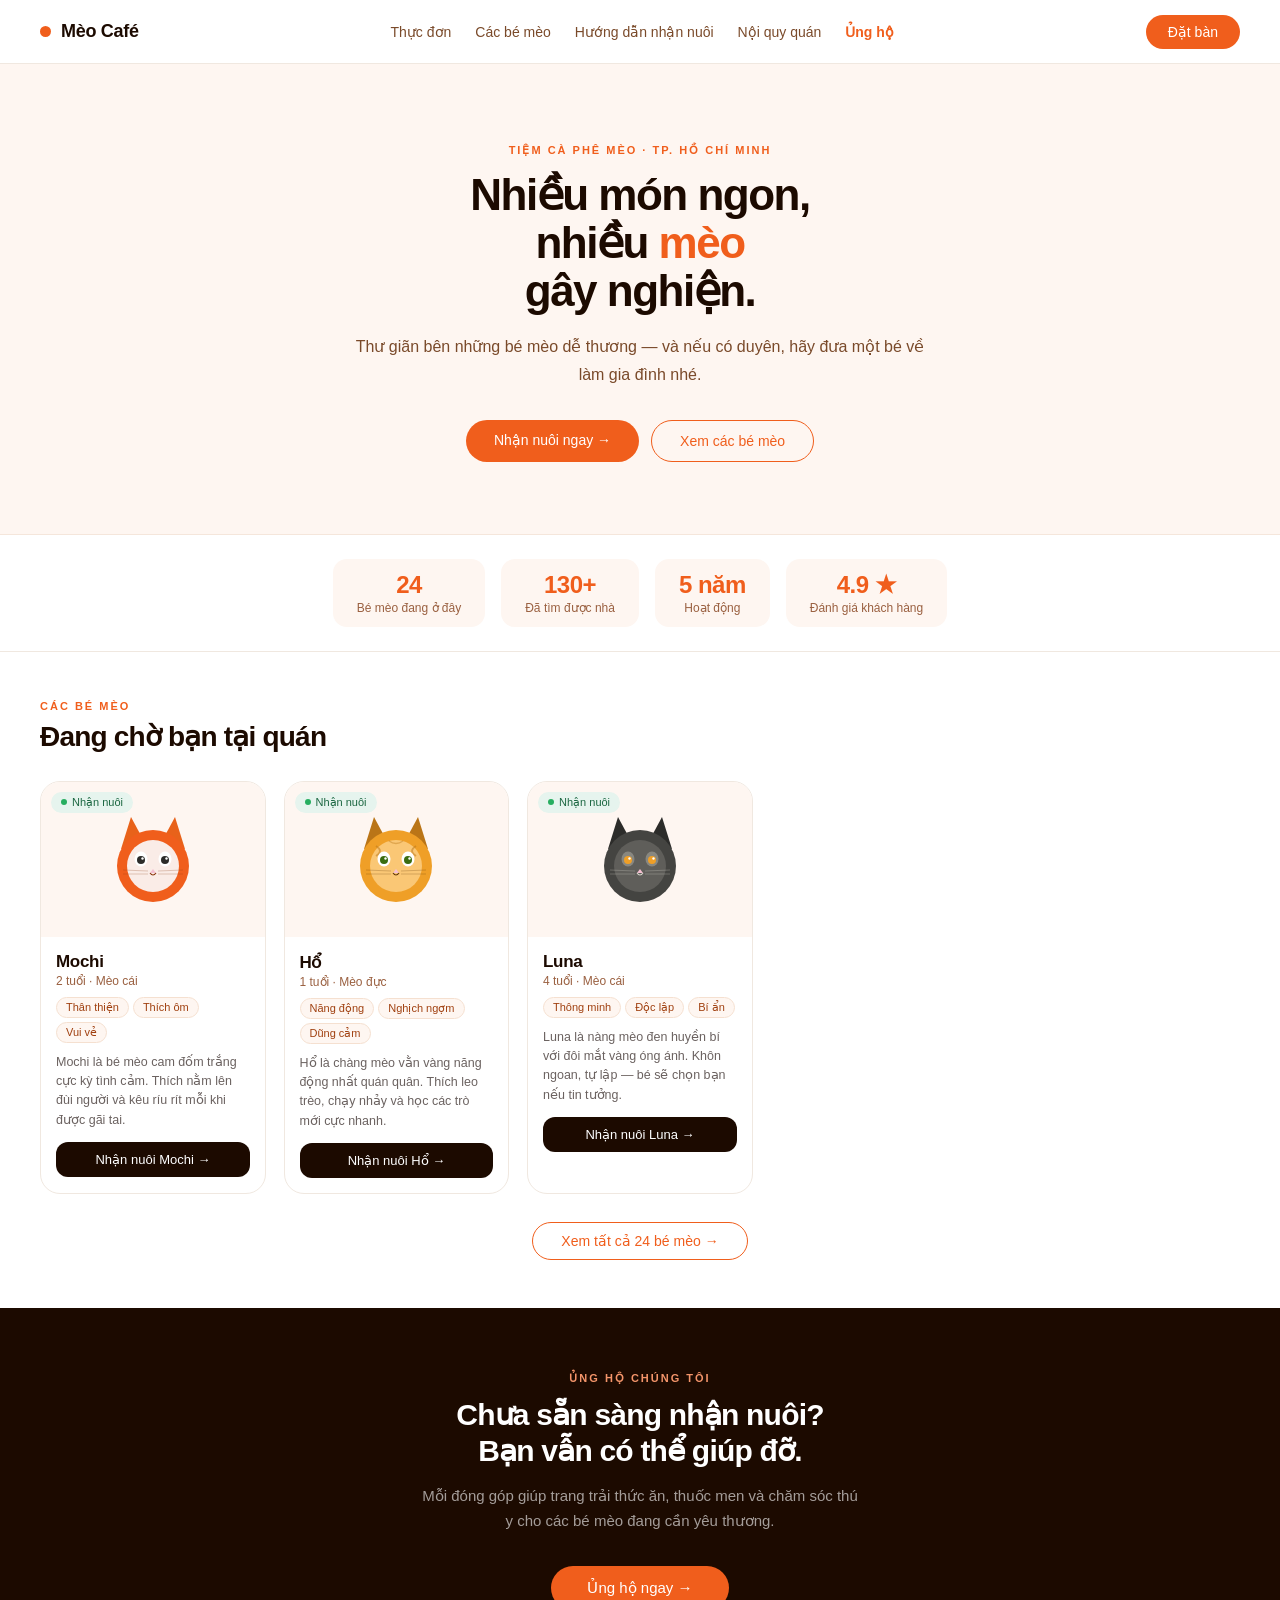
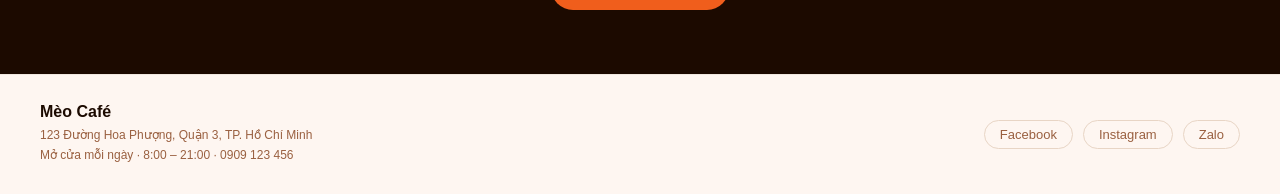
<file: index.html>
<!DOCTYPE html>
<html lang="vi">
<head>
  <meta charset="UTF-8" />
  <meta name="viewport" content="width=device-width, initial-scale=1.0" />
  <title>Mèo Café — Tiệm Cà Phê Mèo</title>
  <link rel="stylesheet" href="css/styles.css" />
</head>
<body>

<nav class="nav">
  <a class="nav-brand" href="index.html">
    <div class="nav-dot"></div>
    <span class="nav-name">Mèo Café</span>
  </a>
  <ul class="nav-links">
    <li><a href="menu.html">Thực đơn</a></li>
    <li><a href="cats.html">Các bé mèo</a></li>
    <li><a href="adopt.html">Hướng dẫn nhận nuôi</a></li>
    <li><a href="policy.html">Nội quy quán</a></li>
    <li><a href="donate.html" class="nav-link-donate">Ủng hộ</a></li>
  </ul>
  <button class="nav-cta">Đặt bàn</button>
</nav>

<section class="hero">
  <div class="hero-content">
    <div class="hero-eyebrow">Tiệm cà phê mèo · TP. Hồ Chí Minh</div>
    <h1 class="hero-h1">Nhiều món ngon,<br>nhiều <em>mèo</em><br>gây nghiện.</h1>
    <p class="hero-sub">Thư giãn bên những bé mèo dễ thương — và nếu có duyên, hãy đưa một bé về làm gia đình nhé.</p>
    <div class="hero-btns">
      <a href="adopt.html" class="btn-primary">Nhận nuôi ngay →</a>
      <a href="cats.html" class="btn-secondary">Xem các bé mèo</a>
    </div>
  </div>
</section>

<div class="kpis">
  <div class="kpi">
    <div class="kpi-number">24</div>
    <div class="kpi-label">Bé mèo đang ở đây</div>
  </div>
  <div class="kpi">
    <div class="kpi-number">130+</div>
    <div class="kpi-label">Đã tìm được nhà</div>
  </div>
  <div class="kpi">
    <div class="kpi-number">5 năm</div>
    <div class="kpi-label">Hoạt động</div>
  </div>
  <div class="kpi">
    <div class="kpi-number">4.9 ★</div>
    <div class="kpi-label">Đánh giá khách hàng</div>
  </div>
</div>

<section class="section">
  <div class="section-label">Các bé mèo</div>
  <h2 class="section-title">Đang chờ bạn tại quán</h2>
  <div class="cat-grid">

    <article class="cat-card" data-type="adopt">
      <div class="cat-avatar">
        <svg viewBox="0 0 100 100" aria-hidden="true">
          <polygon points="18,40 28,8 42,34" fill="#E8621A"/>
          <polygon points="58,34 72,8 82,40" fill="#E8621A"/>
          <circle cx="50" cy="57" r="36" fill="#F05E1C"/>
          <circle cx="50" cy="57" r="26" fill="#FAECE7"/>
          <ellipse cx="38" cy="50" rx="6.5" ry="7.5" fill="white"/>
          <circle cx="38" cy="51" r="4" fill="#2C2C2A"/>
          <circle cx="39.5" cy="49.5" r="1.2" fill="white"/>
          <ellipse cx="62" cy="50" rx="6.5" ry="7.5" fill="white"/>
          <circle cx="62" cy="51" r="4" fill="#2C2C2A"/>
          <circle cx="63.5" cy="49.5" r="1.2" fill="white"/>
          <polygon points="50,60 47,64 53,64" fill="#F4C0D1"/>
          <path d="M47,64 Q50,68 53,64" stroke="#8B3A0F" stroke-width="1.2" fill="none"/>
          <line x1="20" y1="61" x2="45" y2="62" stroke="#8B3A0F" stroke-width="0.7" opacity="0.35"/>
          <line x1="20" y1="65" x2="45" y2="65" stroke="#8B3A0F" stroke-width="0.7" opacity="0.35"/>
          <line x1="55" y1="62" x2="80" y2="61" stroke="#8B3A0F" stroke-width="0.7" opacity="0.35"/>
          <line x1="55" y1="65" x2="80" y2="65" stroke="#8B3A0F" stroke-width="0.7" opacity="0.35"/>
        </svg>
        <span class="status-badge status-adopt">Nhận nuôi</span>
      </div>
      <div class="cat-info">
        <div class="cat-name">Mochi</div>
        <div class="cat-age">2 tuổi · Mèo cái</div>
        <div class="cat-tags">
          <span class="cat-tag">Thân thiện</span>
          <span class="cat-tag">Thích ôm</span>
          <span class="cat-tag">Vui vẻ</span>
        </div>
        <p class="cat-desc">Mochi là bé mèo cam đốm trắng cực kỳ tình cảm. Thích nằm lên đùi người và kêu ríu rít mỗi khi được gãi tai.</p>
        <button class="cat-btn">Nhận nuôi Mochi →</button>
      </div>
    </article>

    <article class="cat-card" data-type="adopt">
      <div class="cat-avatar">
        <svg viewBox="0 0 100 100" aria-hidden="true">
          <polygon points="18,40 28,8 42,34" fill="#BA7517"/>
          <polygon points="58,34 72,8 82,40" fill="#BA7517"/>
          <circle cx="50" cy="57" r="36" fill="#EF9F27"/>
          <circle cx="50" cy="57" r="26" fill="#FAC775"/>
          <path d="M30,37 Q38,42 30,47" stroke="#BA7517" stroke-width="1.8" fill="none" opacity="0.5"/>
          <path d="M70,37 Q62,42 70,47" stroke="#BA7517" stroke-width="1.8" fill="none" opacity="0.5"/>
          <path d="M43,32 Q50,37 57,32" stroke="#BA7517" stroke-width="1.5" fill="none" opacity="0.4"/>
          <ellipse cx="38" cy="50" rx="6.5" ry="7.5" fill="white"/>
          <circle cx="38" cy="51" r="4" fill="#3B6D11"/>
          <circle cx="39.5" cy="49.5" r="1.2" fill="white"/>
          <ellipse cx="62" cy="50" rx="6.5" ry="7.5" fill="white"/>
          <circle cx="62" cy="51" r="4" fill="#3B6D11"/>
          <circle cx="63.5" cy="49.5" r="1.2" fill="white"/>
          <polygon points="50,60 47,64 53,64" fill="#F4C0D1"/>
          <path d="M47,64 Q50,68 53,64" stroke="#633806" stroke-width="1.2" fill="none"/>
          <line x1="20" y1="61" x2="45" y2="62" stroke="#633806" stroke-width="0.7" opacity="0.35"/>
          <line x1="20" y1="65" x2="45" y2="65" stroke="#633806" stroke-width="0.7" opacity="0.35"/>
          <line x1="55" y1="62" x2="80" y2="61" stroke="#633806" stroke-width="0.7" opacity="0.35"/>
          <line x1="55" y1="65" x2="80" y2="65" stroke="#633806" stroke-width="0.7" opacity="0.35"/>
        </svg>
        <span class="status-badge status-adopt">Nhận nuôi</span>
      </div>
      <div class="cat-info">
        <div class="cat-name">Hổ</div>
        <div class="cat-age">1 tuổi · Mèo đực</div>
        <div class="cat-tags">
          <span class="cat-tag">Năng động</span>
          <span class="cat-tag">Nghịch ngợm</span>
          <span class="cat-tag">Dũng cảm</span>
        </div>
        <p class="cat-desc">Hổ là chàng mèo vằn vàng năng động nhất quán quân. Thích leo trèo, chạy nhảy và học các trò mới cực nhanh.</p>
        <button class="cat-btn">Nhận nuôi Hổ →</button>
      </div>
    </article>

    <article class="cat-card" data-type="adopt">
      <div class="cat-avatar">
        <svg viewBox="0 0 100 100" aria-hidden="true">
          <polygon points="18,40 28,8 42,34" fill="#2C2C2A"/>
          <polygon points="58,34 72,8 82,40" fill="#2C2C2A"/>
          <circle cx="50" cy="57" r="36" fill="#444441"/>
          <circle cx="50" cy="57" r="26" fill="#5F5E5A"/>
          <ellipse cx="38" cy="50" rx="6.5" ry="7.5" fill="#888780"/>
          <circle cx="38" cy="51" r="4" fill="#EF9F27"/>
          <circle cx="39.5" cy="49.5" r="1.2" fill="white"/>
          <ellipse cx="62" cy="50" rx="6.5" ry="7.5" fill="#888780"/>
          <circle cx="62" cy="51" r="4" fill="#EF9F27"/>
          <circle cx="63.5" cy="49.5" r="1.2" fill="white"/>
          <polygon points="50,60 47,64 53,64" fill="#F4C0D1"/>
          <path d="M47,64 Q50,68 53,64" stroke="#D3D1C7" stroke-width="1.2" fill="none"/>
          <line x1="20" y1="61" x2="45" y2="62" stroke="#D3D1C7" stroke-width="0.7" opacity="0.4"/>
          <line x1="20" y1="65" x2="45" y2="65" stroke="#D3D1C7" stroke-width="0.7" opacity="0.4"/>
          <line x1="55" y1="62" x2="80" y2="61" stroke="#D3D1C7" stroke-width="0.7" opacity="0.4"/>
          <line x1="55" y1="65" x2="80" y2="65" stroke="#D3D1C7" stroke-width="0.7" opacity="0.4"/>
        </svg>
        <span class="status-badge status-adopt">Nhận nuôi</span>
      </div>
      <div class="cat-info">
        <div class="cat-name">Luna</div>
        <div class="cat-age">4 tuổi · Mèo cái</div>
        <div class="cat-tags">
          <span class="cat-tag">Thông minh</span>
          <span class="cat-tag">Độc lập</span>
          <span class="cat-tag">Bí ẩn</span>
        </div>
        <p class="cat-desc">Luna là nàng mèo đen huyền bí với đôi mắt vàng óng ánh. Khôn ngoan, tự lập — bé sẽ chọn bạn nếu tin tưởng.</p>
        <button class="cat-btn">Nhận nuôi Luna →</button>
      </div>
    </article>

  </div>
  <div class="see-all">
    <a href="cats.html" class="see-all-link">Xem tất cả 24 bé mèo →</a>
  </div>
</section>

<section class="donate-banner">
  <p class="donate-banner-label">Ủng hộ chúng tôi</p>
  <h2 class="donate-banner-title">Chưa sẵn sàng nhận nuôi?<br>Bạn vẫn có thể giúp đỡ.</h2>
  <p class="donate-banner-sub">Mỗi đóng góp giúp trang trải thức ăn, thuốc men và chăm sóc thú y cho các bé mèo đang cần yêu thương.</p>
  <a href="donate.html" class="btn-donate">Ủng hộ ngay →</a>
</section>

<footer class="footer">
  <div>
    <div class="footer-name">Mèo Café</div>
    <div class="footer-info">
      123 Đường Hoa Phượng, Quận 3, TP. Hồ Chí Minh<br>
      Mở cửa mỗi ngày · 8:00 – 21:00 · 0909 123 456
    </div>
  </div>
  <div class="footer-links">
    <a href="#" class="footer-link">Facebook</a>
    <a href="#" class="footer-link">Instagram</a>
    <a href="#" class="footer-link">Zalo</a>
  </div>
</footer>

</body>
</html>
</file>
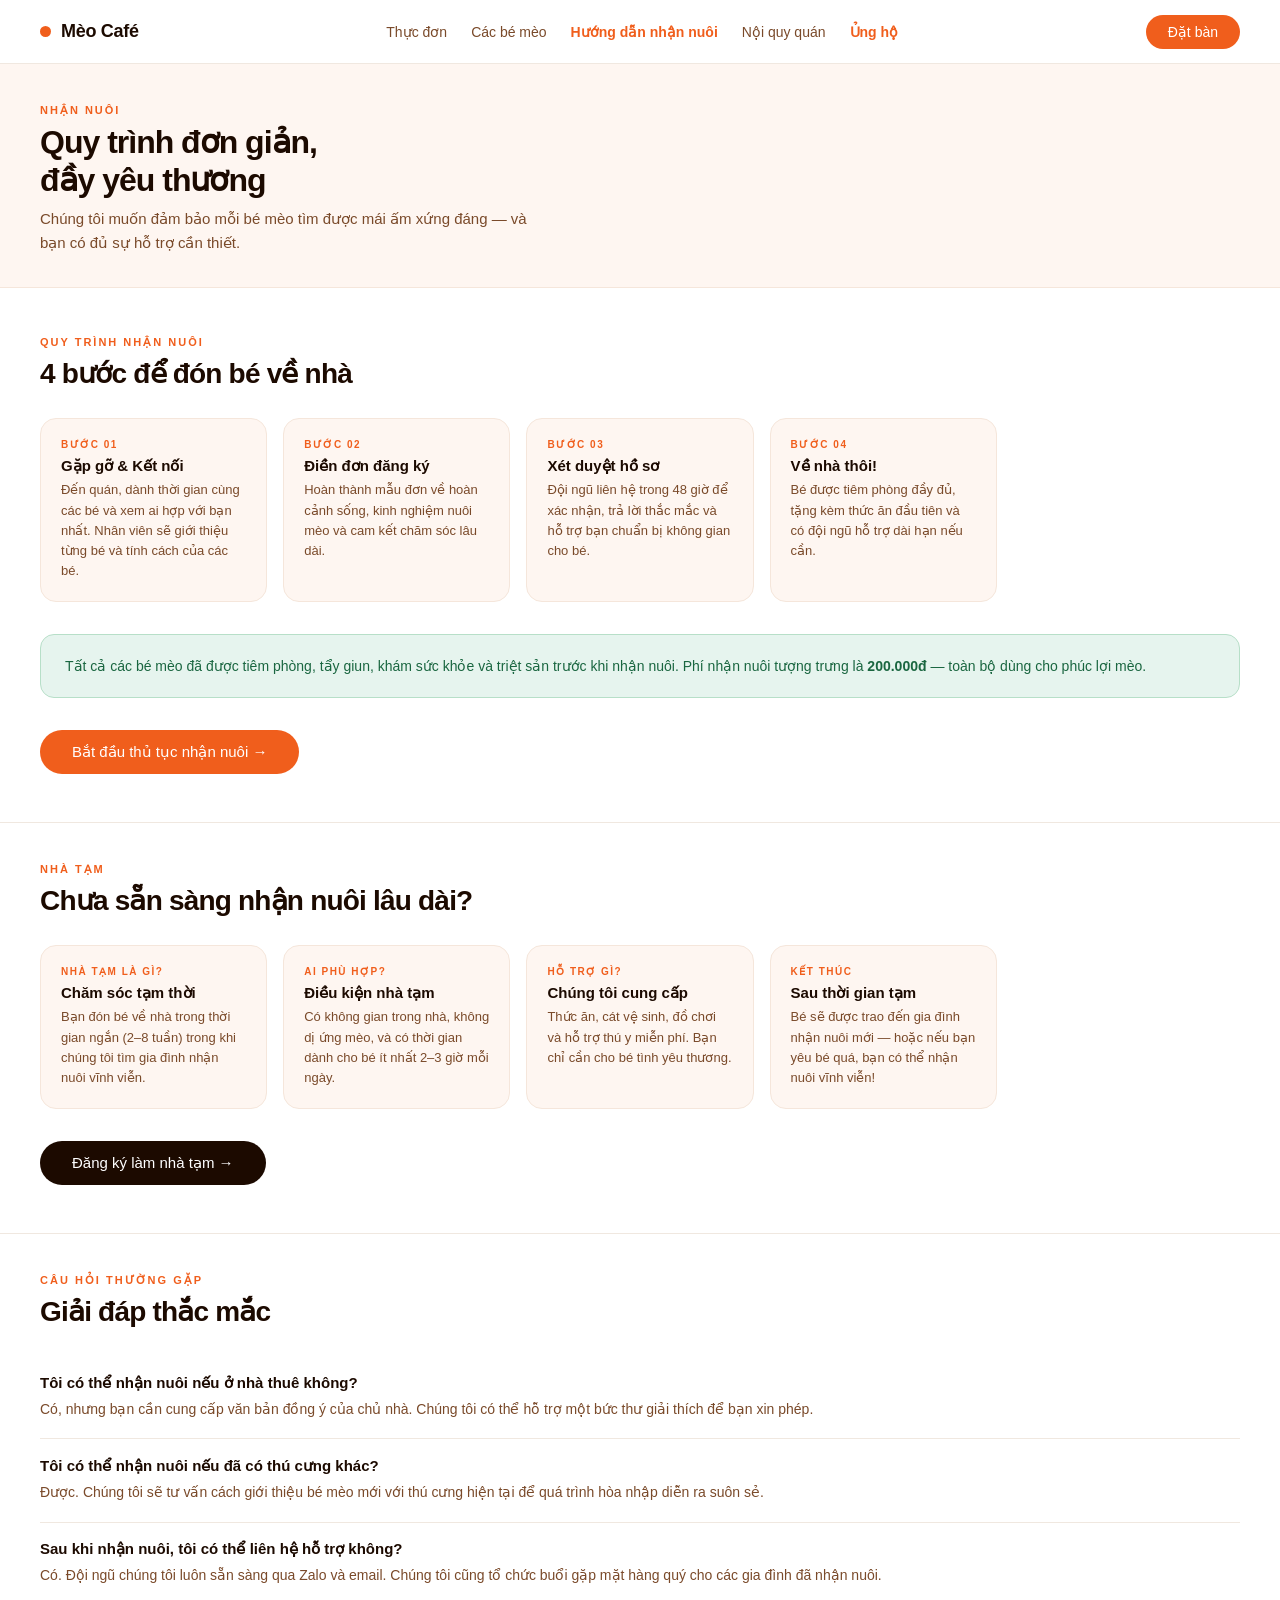
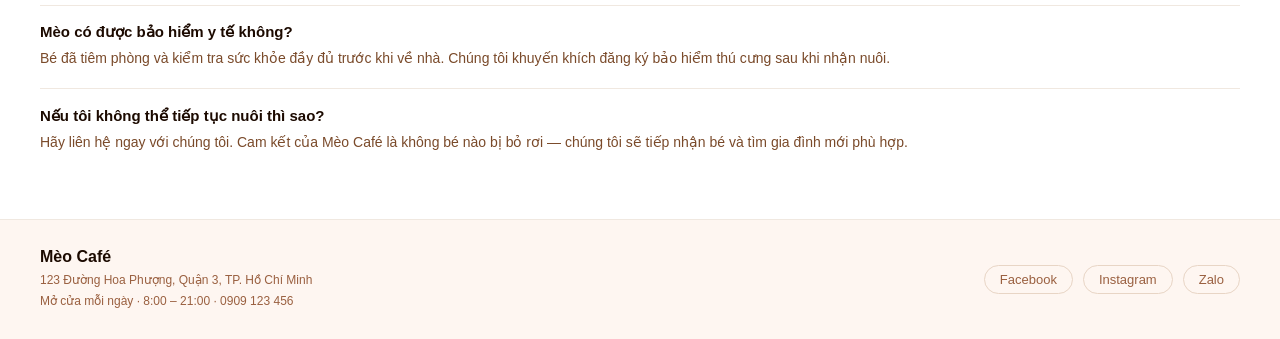
<file: adopt.html>
<!DOCTYPE html>
<html lang="vi">
<head>
  <meta charset="UTF-8" />
  <meta name="viewport" content="width=device-width, initial-scale=1.0" />
  <title>Hướng dẫn nhận nuôi — Mèo Café</title>
  <link rel="stylesheet" href="css/styles.css" />
</head>
<body>

<nav class="nav">
  <a class="nav-brand" href="index.html">
    <div class="nav-dot"></div>
    <span class="nav-name">Mèo Café</span>
  </a>
  <ul class="nav-links">
    <li><a href="menu.html">Thực đơn</a></li>
    <li><a href="cats.html">Các bé mèo</a></li>
    <li><a href="adopt.html" class="active">Hướng dẫn nhận nuôi</a></li>
    <li><a href="policy.html">Nội quy quán</a></li>
    <li><a href="donate.html" class="nav-link-donate">Ủng hộ</a></li>
  </ul>
  <button class="nav-cta">Đặt bàn</button>
</nav>

<div class="page-hero">
  <div class="section-label">Nhận nuôi</div>
  <h1 class="page-hero-title">Quy trình đơn giản,<br>đầy yêu thương</h1>
  <p class="page-hero-sub">Chúng tôi muốn đảm bảo mỗi bé mèo tìm được mái ấm xứng đáng — và bạn có đủ sự hỗ trợ cần thiết.</p>
</div>

<section class="section">
  <div class="section-label">Quy trình nhận nuôi</div>
  <h2 class="section-title">4 bước để đón bé về nhà</h2>

  <div class="adoption-steps">
    <div class="adoption-step">
      <div class="step-number">Bước 01</div>
      <div class="step-title">Gặp gỡ &amp; Kết nối</div>
      <p class="step-desc">Đến quán, dành thời gian cùng các bé và xem ai hợp với bạn nhất. Nhân viên sẽ giới thiệu từng bé và tính cách của các bé.</p>
    </div>
    <div class="adoption-step">
      <div class="step-number">Bước 02</div>
      <div class="step-title">Điền đơn đăng ký</div>
      <p class="step-desc">Hoàn thành mẫu đơn về hoàn cảnh sống, kinh nghiệm nuôi mèo và cam kết chăm sóc lâu dài.</p>
    </div>
    <div class="adoption-step">
      <div class="step-number">Bước 03</div>
      <div class="step-title">Xét duyệt hồ sơ</div>
      <p class="step-desc">Đội ngũ liên hệ trong 48 giờ để xác nhận, trả lời thắc mắc và hỗ trợ bạn chuẩn bị không gian cho bé.</p>
    </div>
    <div class="adoption-step">
      <div class="step-number">Bước 04</div>
      <div class="step-title">Về nhà thôi!</div>
      <p class="step-desc">Bé được tiêm phòng đầy đủ, tặng kèm thức ăn đầu tiên và có đội ngũ hỗ trợ dài hạn nếu cần.</p>
    </div>
  </div>

  <div class="adopt-note">
    <p>Tất cả các bé mèo đã được tiêm phòng, tẩy giun, khám sức khỏe và triệt sản trước khi nhận nuôi. Phí nhận nuôi tượng trưng là <strong>200.000đ</strong> — toàn bộ dùng cho phúc lợi mèo.</p>
  </div>

  <button class="adopt-cta">Bắt đầu thủ tục nhận nuôi →</button>
</section>

<section class="section" style="border-top: 1px solid var(--border); padding-top: 2.5rem;">
  <div class="section-label">Nhà tạm</div>
  <h2 class="section-title">Chưa sẵn sàng nhận nuôi lâu dài?</h2>

  <div class="adoption-steps">
    <div class="adoption-step">
      <div class="step-number">Nhà tạm là gì?</div>
      <div class="step-title">Chăm sóc tạm thời</div>
      <p class="step-desc">Bạn đón bé về nhà trong thời gian ngắn (2–8 tuần) trong khi chúng tôi tìm gia đình nhận nuôi vĩnh viễn.</p>
    </div>
    <div class="adoption-step">
      <div class="step-number">Ai phù hợp?</div>
      <div class="step-title">Điều kiện nhà tạm</div>
      <p class="step-desc">Có không gian trong nhà, không dị ứng mèo, và có thời gian dành cho bé ít nhất 2–3 giờ mỗi ngày.</p>
    </div>
    <div class="adoption-step">
      <div class="step-number">Hỗ trợ gì?</div>
      <div class="step-title">Chúng tôi cung cấp</div>
      <p class="step-desc">Thức ăn, cát vệ sinh, đồ chơi và hỗ trợ thú y miễn phí. Bạn chỉ cần cho bé tình yêu thương.</p>
    </div>
    <div class="adoption-step">
      <div class="step-number">Kết thúc</div>
      <div class="step-title">Sau thời gian tạm</div>
      <p class="step-desc">Bé sẽ được trao đến gia đình nhận nuôi mới — hoặc nếu bạn yêu bé quá, bạn có thể nhận nuôi vĩnh viễn!</p>
    </div>
  </div>

  <button class="adopt-cta" style="background: var(--ink);">Đăng ký làm nhà tạm →</button>
</section>

<section class="section" style="border-top: 1px solid var(--border); padding-top: 2.5rem;">
  <div class="section-label">Câu hỏi thường gặp</div>
  <h2 class="section-title">Giải đáp thắc mắc</h2>

  <div class="faq">
    <div class="faq-item">
      <div class="faq-q">Tôi có thể nhận nuôi nếu ở nhà thuê không?</div>
      <p class="faq-a">Có, nhưng bạn cần cung cấp văn bản đồng ý của chủ nhà. Chúng tôi có thể hỗ trợ một bức thư giải thích để bạn xin phép.</p>
    </div>
    <div class="faq-item">
      <div class="faq-q">Tôi có thể nhận nuôi nếu đã có thú cưng khác?</div>
      <p class="faq-a">Được. Chúng tôi sẽ tư vấn cách giới thiệu bé mèo mới với thú cưng hiện tại để quá trình hòa nhập diễn ra suôn sẻ.</p>
    </div>
    <div class="faq-item">
      <div class="faq-q">Sau khi nhận nuôi, tôi có thể liên hệ hỗ trợ không?</div>
      <p class="faq-a">Có. Đội ngũ chúng tôi luôn sẵn sàng qua Zalo và email. Chúng tôi cũng tổ chức buổi gặp mặt hàng quý cho các gia đình đã nhận nuôi.</p>
    </div>
    <div class="faq-item">
      <div class="faq-q">Mèo có được bảo hiểm y tế không?</div>
      <p class="faq-a">Bé đã tiêm phòng và kiểm tra sức khỏe đầy đủ trước khi về nhà. Chúng tôi khuyến khích đăng ký bảo hiểm thú cưng sau khi nhận nuôi.</p>
    </div>
    <div class="faq-item">
      <div class="faq-q">Nếu tôi không thể tiếp tục nuôi thì sao?</div>
      <p class="faq-a">Hãy liên hệ ngay với chúng tôi. Cam kết của Mèo Café là không bé nào bị bỏ rơi — chúng tôi sẽ tiếp nhận bé và tìm gia đình mới phù hợp.</p>
    </div>
  </div>
</section>

<footer class="footer">
  <div>
    <div class="footer-name">Mèo Café</div>
    <div class="footer-info">
      123 Đường Hoa Phượng, Quận 3, TP. Hồ Chí Minh<br>
      Mở cửa mỗi ngày · 8:00 – 21:00 · 0909 123 456
    </div>
  </div>
  <div class="footer-links">
    <a href="#" class="footer-link">Facebook</a>
    <a href="#" class="footer-link">Instagram</a>
    <a href="#" class="footer-link">Zalo</a>
  </div>
</footer>

</body>
</html>
</file>
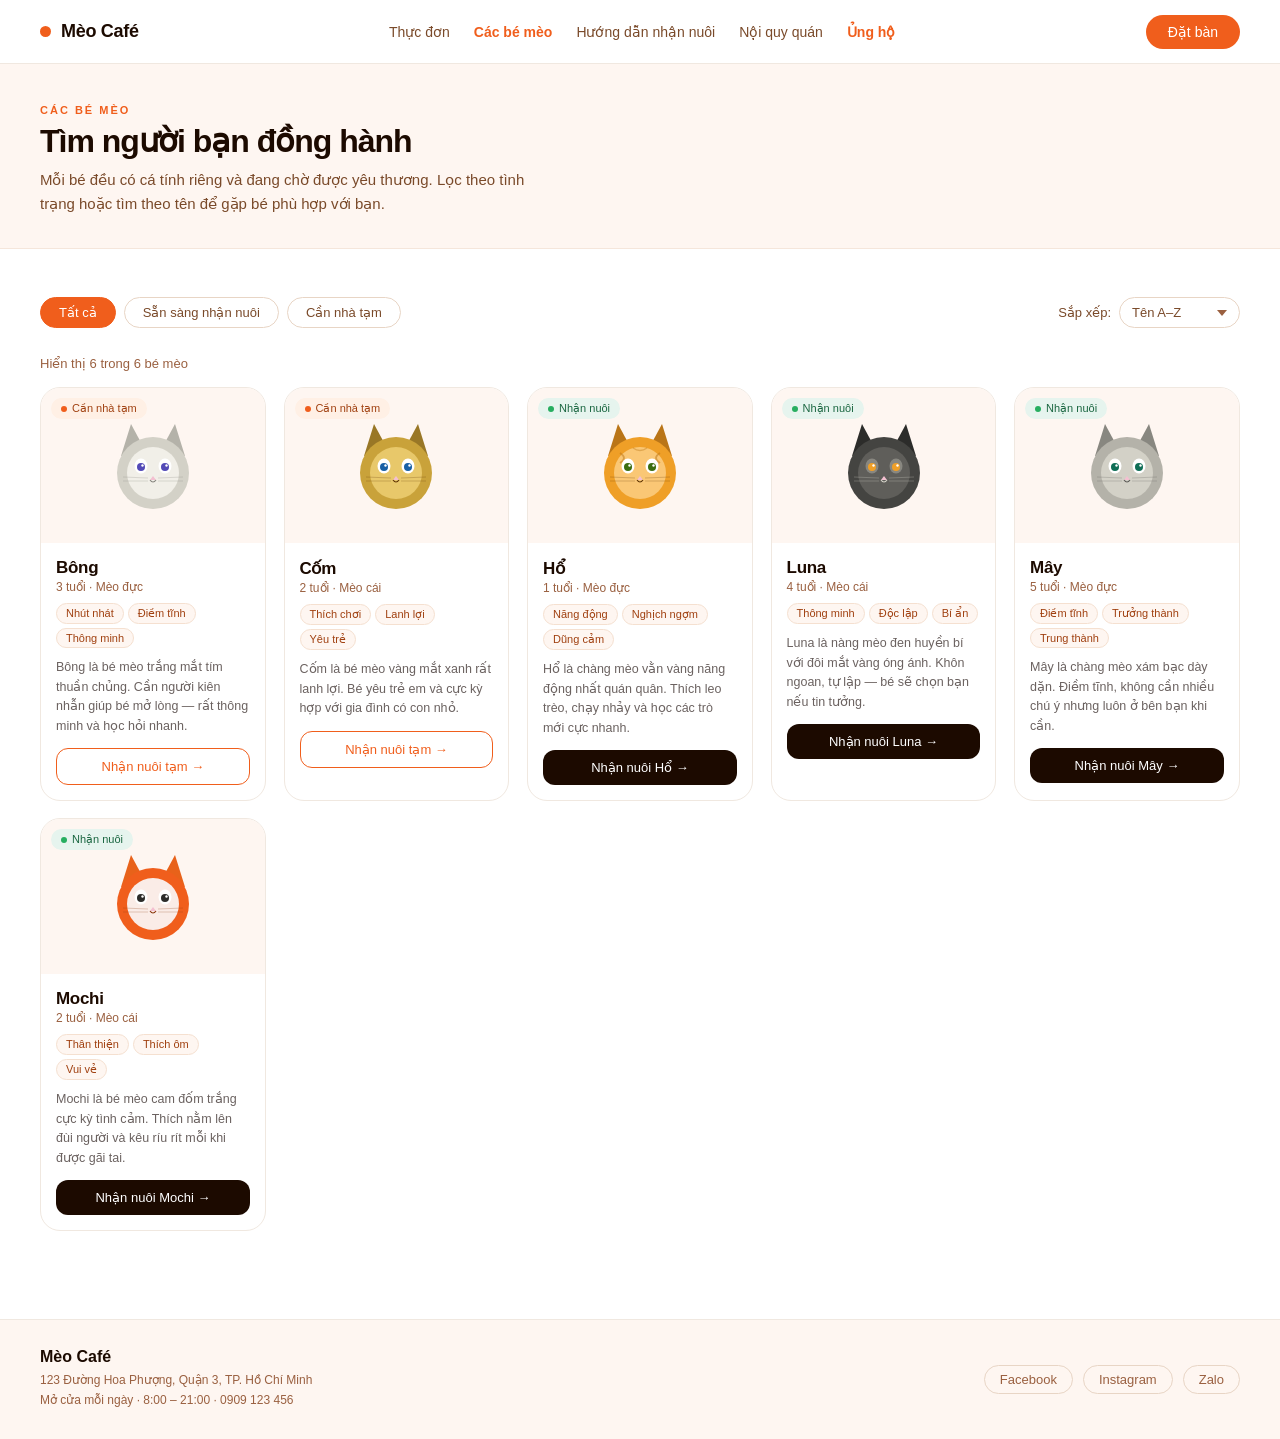
<file: cats.html>
<!DOCTYPE html>
<html lang="vi">
<head>
  <meta charset="UTF-8" />
  <meta name="viewport" content="width=device-width, initial-scale=1.0" />
  <title>Các bé mèo — Mèo Café</title>
  <link rel="stylesheet" href="css/styles.css" />
</head>
<body>

<nav class="nav">
  <a class="nav-brand" href="index.html">
    <div class="nav-dot"></div>
    <span class="nav-name">Mèo Café</span>
  </a>
  <ul class="nav-links">
    <li><a href="menu.html">Thực đơn</a></li>
    <li><a href="cats.html" class="active">Các bé mèo</a></li>
    <li><a href="adopt.html">Hướng dẫn nhận nuôi</a></li>
    <li><a href="policy.html">Nội quy quán</a></li>
    <li><a href="donate.html" class="nav-link-donate">Ủng hộ</a></li>
  </ul>
  <button class="nav-cta">Đặt bàn</button>
</nav>

<div class="page-hero">
  <div class="section-label">Các bé mèo</div>
  <h1 class="page-hero-title">Tìm người bạn đồng hành</h1>
  <p class="page-hero-sub">Mỗi bé đều có cá tính riêng và đang chờ được yêu thương. Lọc theo tình trạng hoặc tìm theo tên để gặp bé phù hợp với bạn.</p>
</div>

<section class="section">
  <div class="cat-controls">
    <div class="filters">
      <button class="filter-btn active" onclick="setFilter('all', this)">Tất cả</button>
      <button class="filter-btn" onclick="setFilter('adopt', this)">Sẵn sàng nhận nuôi</button>
      <button class="filter-btn" onclick="setFilter('foster', this)">Cần nhà tạm</button>
    </div>
    <div class="sort-wrap">
      <span class="sort-label">Sắp xếp:</span>
      <select class="sort-select" onchange="setSort(this.value)">
        <option value="name">Tên A–Z</option>
        <option value="age-asc">Tuổi trẻ nhất</option>
        <option value="age-desc">Tuổi lớn nhất</option>
      </select>
    </div>
  </div>

  <div class="cats-count" id="cats-count"></div>
  <div class="cat-grid" id="cat-grid"></div>
  <div class="pagination" id="pagination"></div>
</section>

<footer class="footer">
  <div>
    <div class="footer-name">Mèo Café</div>
    <div class="footer-info">
      123 Đường Hoa Phượng, Quận 3, TP. Hồ Chí Minh<br>
      Mở cửa mỗi ngày · 8:00 – 21:00 · 0909 123 456
    </div>
  </div>
  <div class="footer-links">
    <a href="#" class="footer-link">Facebook</a>
    <a href="#" class="footer-link">Instagram</a>
    <a href="#" class="footer-link">Zalo</a>
  </div>
</footer>

<script src="js/cats-data.js"></script>
<script src="js/cats.js"></script>
</body>
</html>
</file>
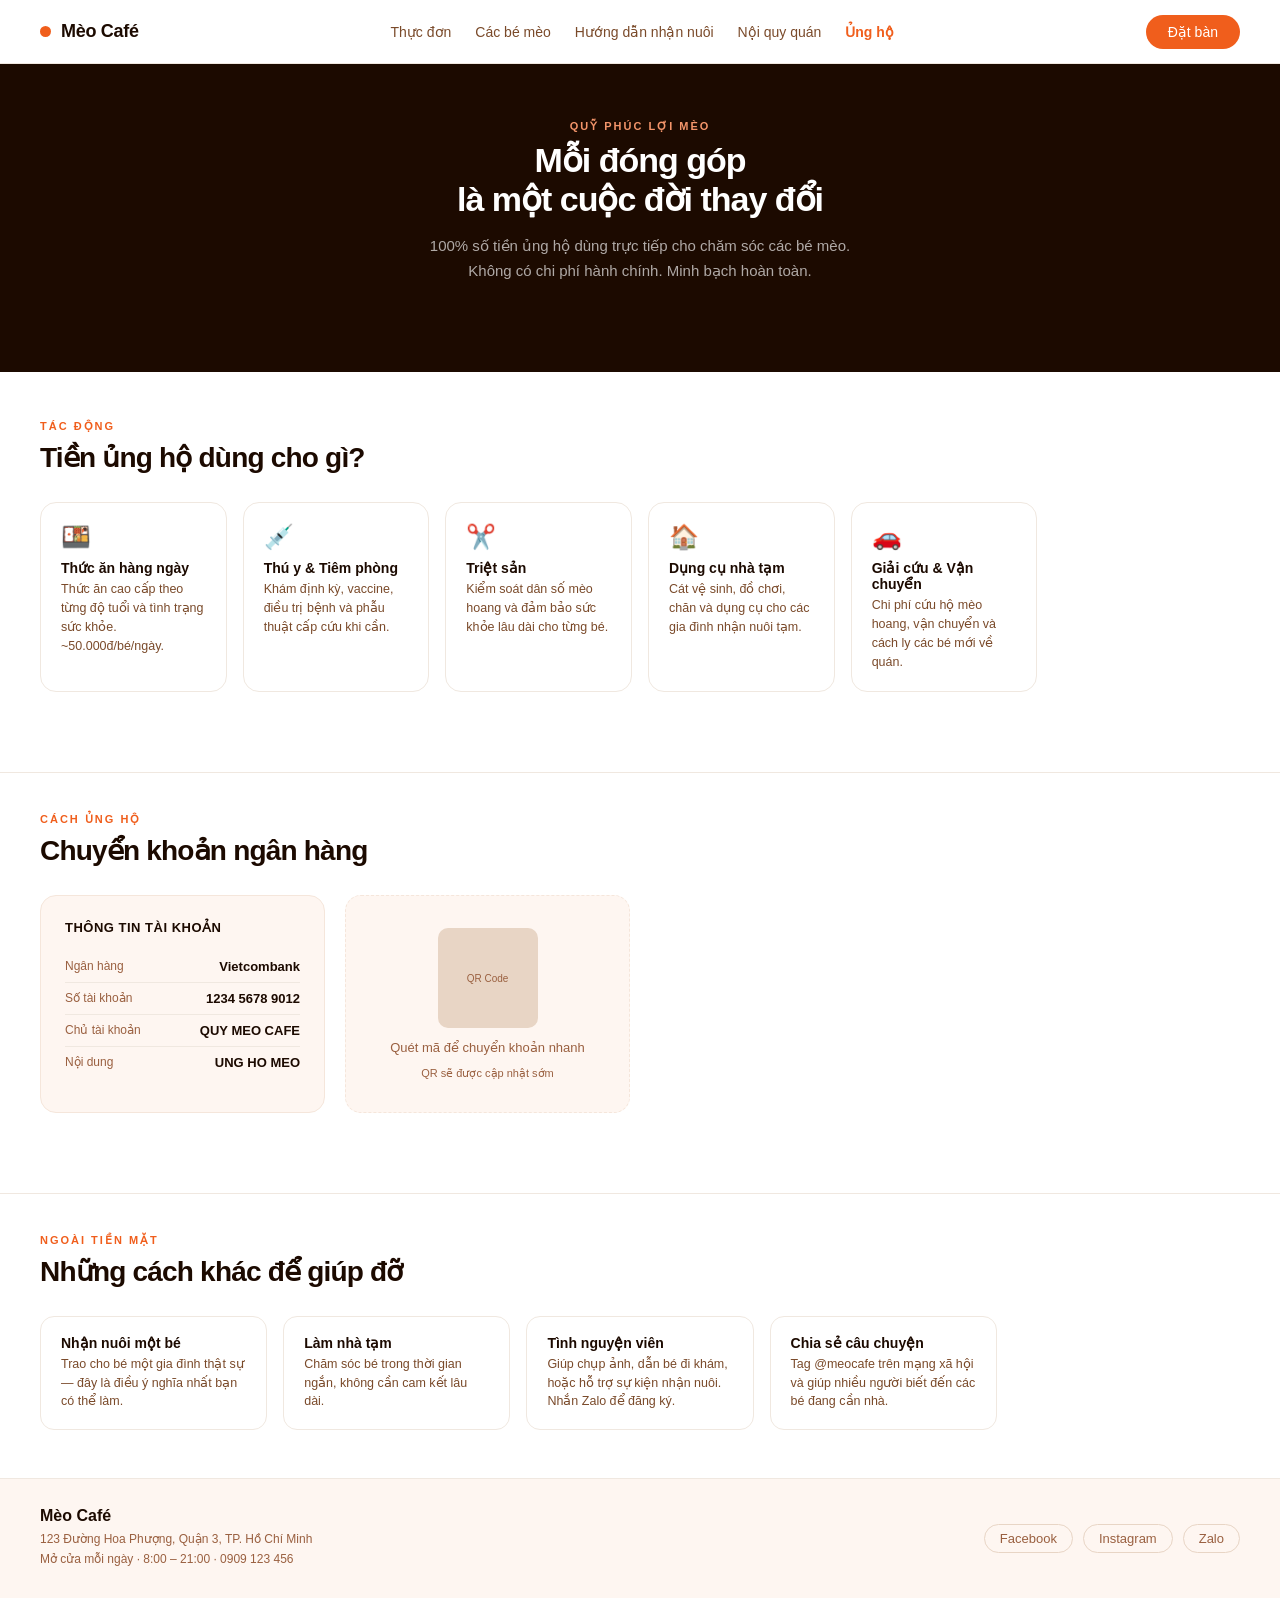
<file: donate.html>
<!DOCTYPE html>
<html lang="vi">
<head>
  <meta charset="UTF-8" />
  <meta name="viewport" content="width=device-width, initial-scale=1.0" />
  <title>Ủng hộ — Mèo Café</title>
  <link rel="stylesheet" href="css/styles.css" />
</head>
<body>

<nav class="nav">
  <a class="nav-brand" href="index.html">
    <div class="nav-dot"></div>
    <span class="nav-name">Mèo Café</span>
  </a>
  <ul class="nav-links">
    <li><a href="menu.html">Thực đơn</a></li>
    <li><a href="cats.html">Các bé mèo</a></li>
    <li><a href="adopt.html">Hướng dẫn nhận nuôi</a></li>
    <li><a href="policy.html">Nội quy quán</a></li>
    <li><a href="donate.html" class="nav-link-donate active">Ủng hộ</a></li>
  </ul>
  <button class="nav-cta">Đặt bàn</button>
</nav>

<div class="donate-hero-section">
  <div class="section-label">Quỹ phúc lợi mèo</div>
  <h1 class="donate-hero-title">Mỗi đóng góp<br>là một cuộc đời thay đổi</h1>
  <p class="donate-hero-sub">100% số tiền ủng hộ dùng trực tiếp cho chăm sóc các bé mèo. Không có chi phí hành chính. Minh bạch hoàn toàn.</p>
</div>

<section class="section">
  <div class="section-label">Tác động</div>
  <h2 class="section-title">Tiền ủng hộ dùng cho gì?</h2>

  <div class="donate-uses">
    <div class="donate-use-card">
      <div class="donate-use-icon">🍱</div>
      <div class="donate-use-title">Thức ăn hàng ngày</div>
      <p class="donate-use-desc">Thức ăn cao cấp theo từng độ tuổi và tình trạng sức khỏe. ~50.000đ/bé/ngày.</p>
    </div>
    <div class="donate-use-card">
      <div class="donate-use-icon">💉</div>
      <div class="donate-use-title">Thú y &amp; Tiêm phòng</div>
      <p class="donate-use-desc">Khám định kỳ, vaccine, điều trị bệnh và phẫu thuật cấp cứu khi cần.</p>
    </div>
    <div class="donate-use-card">
      <div class="donate-use-icon">✂️</div>
      <div class="donate-use-title">Triệt sản</div>
      <p class="donate-use-desc">Kiểm soát dân số mèo hoang và đảm bảo sức khỏe lâu dài cho từng bé.</p>
    </div>
    <div class="donate-use-card">
      <div class="donate-use-icon">🏠</div>
      <div class="donate-use-title">Dụng cụ nhà tạm</div>
      <p class="donate-use-desc">Cát vệ sinh, đồ chơi, chăn và dụng cụ cho các gia đình nhận nuôi tạm.</p>
    </div>
    <div class="donate-use-card">
      <div class="donate-use-icon">🚗</div>
      <div class="donate-use-title">Giải cứu &amp; Vận chuyển</div>
      <p class="donate-use-desc">Chi phí cứu hộ mèo hoang, vận chuyển và cách ly các bé mới về quán.</p>
    </div>
  </div>
</section>

<section class="section" style="border-top: 1px solid var(--border); padding-top: 2.5rem;">
  <div class="section-label">Cách ủng hộ</div>
  <h2 class="section-title">Chuyển khoản ngân hàng</h2>

  <div class="donate-how-grid">
    <div class="bank-card">
      <div class="bank-card-title">Thông tin tài khoản</div>
      <div class="bank-field">
        <span class="bank-field-label">Ngân hàng</span>
        <span class="bank-field-value">Vietcombank</span>
      </div>
      <div class="bank-field">
        <span class="bank-field-label">Số tài khoản</span>
        <span class="bank-field-value">1234 5678 9012</span>
      </div>
      <div class="bank-field">
        <span class="bank-field-label">Chủ tài khoản</span>
        <span class="bank-field-value">QUY MEO CAFE</span>
      </div>
      <div class="bank-field">
        <span class="bank-field-label">Nội dung</span>
        <span class="bank-field-value">UNG HO MEO</span>
      </div>
    </div>
    <div class="qr-placeholder">
      <div class="qr-placeholder-box">QR Code</div>
      <p>Quét mã để chuyển khoản nhanh</p>
      <p style="font-size: 11px; color: var(--ink-faint);">QR sẽ được cập nhật sớm</p>
    </div>
  </div>
</section>

<section class="section" style="border-top: 1px solid var(--border); padding-top: 2.5rem;">
  <div class="section-label">Ngoài tiền mặt</div>
  <h2 class="section-title">Những cách khác để giúp đỡ</h2>

  <div class="other-ways">
    <a href="adopt.html" class="other-way">
      <div class="other-way-title">Nhận nuôi một bé</div>
      <p class="other-way-desc">Trao cho bé một gia đình thật sự — đây là điều ý nghĩa nhất bạn có thể làm.</p>
    </a>
    <a href="adopt.html#foster" class="other-way">
      <div class="other-way-title">Làm nhà tạm</div>
      <p class="other-way-desc">Chăm sóc bé trong thời gian ngắn, không cần cam kết lâu dài.</p>
    </a>
    <div class="other-way" style="cursor: default;">
      <div class="other-way-title">Tình nguyện viên</div>
      <p class="other-way-desc">Giúp chụp ảnh, dẫn bé đi khám, hoặc hỗ trợ sự kiện nhận nuôi. Nhắn Zalo để đăng ký.</p>
    </div>
    <div class="other-way" style="cursor: default;">
      <div class="other-way-title">Chia sẻ câu chuyện</div>
      <p class="other-way-desc">Tag @meocafe trên mạng xã hội và giúp nhiều người biết đến các bé đang cần nhà.</p>
    </div>
  </div>
</section>

<footer class="footer">
  <div>
    <div class="footer-name">Mèo Café</div>
    <div class="footer-info">
      123 Đường Hoa Phượng, Quận 3, TP. Hồ Chí Minh<br>
      Mở cửa mỗi ngày · 8:00 – 21:00 · 0909 123 456
    </div>
  </div>
  <div class="footer-links">
    <a href="#" class="footer-link">Facebook</a>
    <a href="#" class="footer-link">Instagram</a>
    <a href="#" class="footer-link">Zalo</a>
  </div>
</footer>

</body>
</html>
</file>
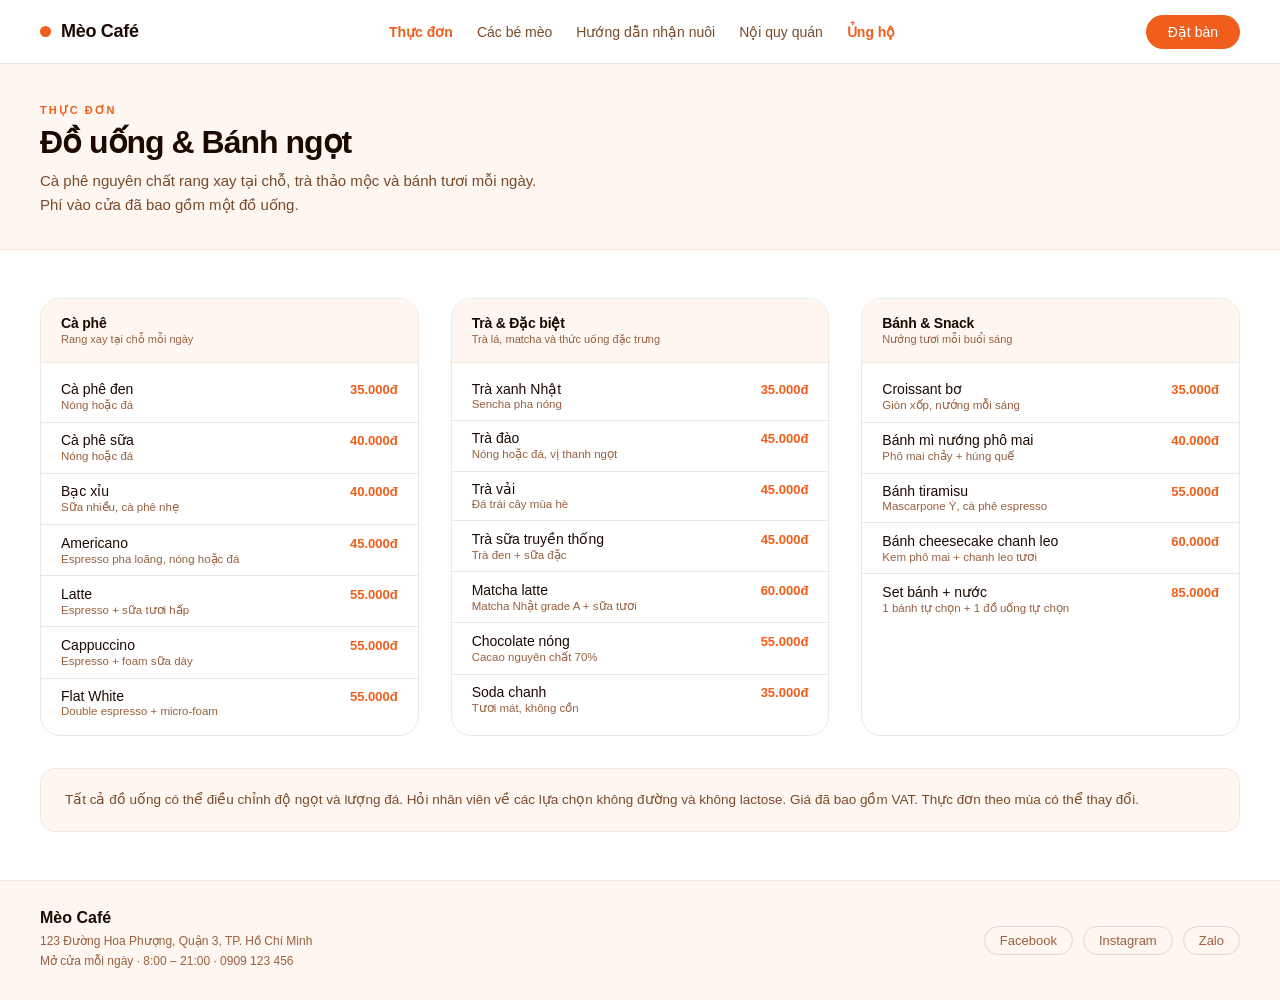
<file: menu.html>
<!DOCTYPE html>
<html lang="vi">
<head>
  <meta charset="UTF-8" />
  <meta name="viewport" content="width=device-width, initial-scale=1.0" />
  <title>Thực đơn — Mèo Café</title>
  <link rel="stylesheet" href="css/styles.css" />
</head>
<body>

<nav class="nav">
  <a class="nav-brand" href="index.html">
    <div class="nav-dot"></div>
    <span class="nav-name">Mèo Café</span>
  </a>
  <ul class="nav-links">
    <li><a href="menu.html" class="active">Thực đơn</a></li>
    <li><a href="cats.html">Các bé mèo</a></li>
    <li><a href="adopt.html">Hướng dẫn nhận nuôi</a></li>
    <li><a href="policy.html">Nội quy quán</a></li>
    <li><a href="donate.html" class="nav-link-donate">Ủng hộ</a></li>
  </ul>
  <button class="nav-cta">Đặt bàn</button>
</nav>

<div class="page-hero">
  <div class="section-label">Thực đơn</div>
  <h1 class="page-hero-title">Đồ uống &amp; Bánh ngọt</h1>
  <p class="page-hero-sub">Cà phê nguyên chất rang xay tại chỗ, trà thảo mộc và bánh tươi mỗi ngày. Phí vào cửa đã bao gồm một đồ uống.</p>
</div>

<section class="section">
  <div class="menu-grid">

    <div class="menu-category">
      <div class="menu-category-header">
        <div class="menu-category-title">Cà phê</div>
        <div class="menu-category-sub">Rang xay tại chỗ mỗi ngày</div>
      </div>
      <div class="menu-items">
        <div class="menu-item">
          <div class="menu-item-left">
            <div class="menu-item-name">Cà phê đen</div>
            <div class="menu-item-desc">Nóng hoặc đá</div>
          </div>
          <div class="menu-item-price">35.000đ</div>
        </div>
        <div class="menu-item">
          <div class="menu-item-left">
            <div class="menu-item-name">Cà phê sữa</div>
            <div class="menu-item-desc">Nóng hoặc đá</div>
          </div>
          <div class="menu-item-price">40.000đ</div>
        </div>
        <div class="menu-item">
          <div class="menu-item-left">
            <div class="menu-item-name">Bạc xỉu</div>
            <div class="menu-item-desc">Sữa nhiều, cà phê nhẹ</div>
          </div>
          <div class="menu-item-price">40.000đ</div>
        </div>
        <div class="menu-item">
          <div class="menu-item-left">
            <div class="menu-item-name">Americano</div>
            <div class="menu-item-desc">Espresso pha loãng, nóng hoặc đá</div>
          </div>
          <div class="menu-item-price">45.000đ</div>
        </div>
        <div class="menu-item">
          <div class="menu-item-left">
            <div class="menu-item-name">Latte</div>
            <div class="menu-item-desc">Espresso + sữa tươi hấp</div>
          </div>
          <div class="menu-item-price">55.000đ</div>
        </div>
        <div class="menu-item">
          <div class="menu-item-left">
            <div class="menu-item-name">Cappuccino</div>
            <div class="menu-item-desc">Espresso + foam sữa dày</div>
          </div>
          <div class="menu-item-price">55.000đ</div>
        </div>
        <div class="menu-item">
          <div class="menu-item-left">
            <div class="menu-item-name">Flat White</div>
            <div class="menu-item-desc">Double espresso + micro-foam</div>
          </div>
          <div class="menu-item-price">55.000đ</div>
        </div>
      </div>
    </div>

    <div class="menu-category">
      <div class="menu-category-header">
        <div class="menu-category-title">Trà &amp; Đặc biệt</div>
        <div class="menu-category-sub">Trà lá, matcha và thức uống đặc trưng</div>
      </div>
      <div class="menu-items">
        <div class="menu-item">
          <div class="menu-item-left">
            <div class="menu-item-name">Trà xanh Nhật</div>
            <div class="menu-item-desc">Sencha pha nóng</div>
          </div>
          <div class="menu-item-price">35.000đ</div>
        </div>
        <div class="menu-item">
          <div class="menu-item-left">
            <div class="menu-item-name">Trà đào</div>
            <div class="menu-item-desc">Nóng hoặc đá, vị thanh ngọt</div>
          </div>
          <div class="menu-item-price">45.000đ</div>
        </div>
        <div class="menu-item">
          <div class="menu-item-left">
            <div class="menu-item-name">Trà vải</div>
            <div class="menu-item-desc">Đá trái cây mùa hè</div>
          </div>
          <div class="menu-item-price">45.000đ</div>
        </div>
        <div class="menu-item">
          <div class="menu-item-left">
            <div class="menu-item-name">Trà sữa truyền thống</div>
            <div class="menu-item-desc">Trà đen + sữa đặc</div>
          </div>
          <div class="menu-item-price">45.000đ</div>
        </div>
        <div class="menu-item">
          <div class="menu-item-left">
            <div class="menu-item-name">Matcha latte</div>
            <div class="menu-item-desc">Matcha Nhật grade A + sữa tươi</div>
          </div>
          <div class="menu-item-price">60.000đ</div>
        </div>
        <div class="menu-item">
          <div class="menu-item-left">
            <div class="menu-item-name">Chocolate nóng</div>
            <div class="menu-item-desc">Cacao nguyên chất 70%</div>
          </div>
          <div class="menu-item-price">55.000đ</div>
        </div>
        <div class="menu-item">
          <div class="menu-item-left">
            <div class="menu-item-name">Soda chanh</div>
            <div class="menu-item-desc">Tươi mát, không cồn</div>
          </div>
          <div class="menu-item-price">35.000đ</div>
        </div>
      </div>
    </div>

    <div class="menu-category">
      <div class="menu-category-header">
        <div class="menu-category-title">Bánh &amp; Snack</div>
        <div class="menu-category-sub">Nướng tươi mỗi buổi sáng</div>
      </div>
      <div class="menu-items">
        <div class="menu-item">
          <div class="menu-item-left">
            <div class="menu-item-name">Croissant bơ</div>
            <div class="menu-item-desc">Giòn xốp, nướng mỗi sáng</div>
          </div>
          <div class="menu-item-price">35.000đ</div>
        </div>
        <div class="menu-item">
          <div class="menu-item-left">
            <div class="menu-item-name">Bánh mì nướng phô mai</div>
            <div class="menu-item-desc">Phô mai chảy + húng quế</div>
          </div>
          <div class="menu-item-price">40.000đ</div>
        </div>
        <div class="menu-item">
          <div class="menu-item-left">
            <div class="menu-item-name">Bánh tiramisu</div>
            <div class="menu-item-desc">Mascarpone Ý, cà phê espresso</div>
          </div>
          <div class="menu-item-price">55.000đ</div>
        </div>
        <div class="menu-item">
          <div class="menu-item-left">
            <div class="menu-item-name">Bánh cheesecake chanh leo</div>
            <div class="menu-item-desc">Kem phô mai + chanh leo tươi</div>
          </div>
          <div class="menu-item-price">60.000đ</div>
        </div>
        <div class="menu-item">
          <div class="menu-item-left">
            <div class="menu-item-name">Set bánh + nước</div>
            <div class="menu-item-desc">1 bánh tự chọn + 1 đồ uống tự chọn</div>
          </div>
          <div class="menu-item-price">85.000đ</div>
        </div>
      </div>
    </div>

  </div>

  <p class="menu-note">
    Tất cả đồ uống có thể điều chỉnh độ ngọt và lượng đá. Hỏi nhân viên về các lựa chọn không đường và không lactose.
    Giá đã bao gồm VAT. Thực đơn theo mùa có thể thay đổi.
  </p>
</section>

<footer class="footer">
  <div>
    <div class="footer-name">Mèo Café</div>
    <div class="footer-info">
      123 Đường Hoa Phượng, Quận 3, TP. Hồ Chí Minh<br>
      Mở cửa mỗi ngày · 8:00 – 21:00 · 0909 123 456
    </div>
  </div>
  <div class="footer-links">
    <a href="#" class="footer-link">Facebook</a>
    <a href="#" class="footer-link">Instagram</a>
    <a href="#" class="footer-link">Zalo</a>
  </div>
</footer>

</body>
</html>
</file>
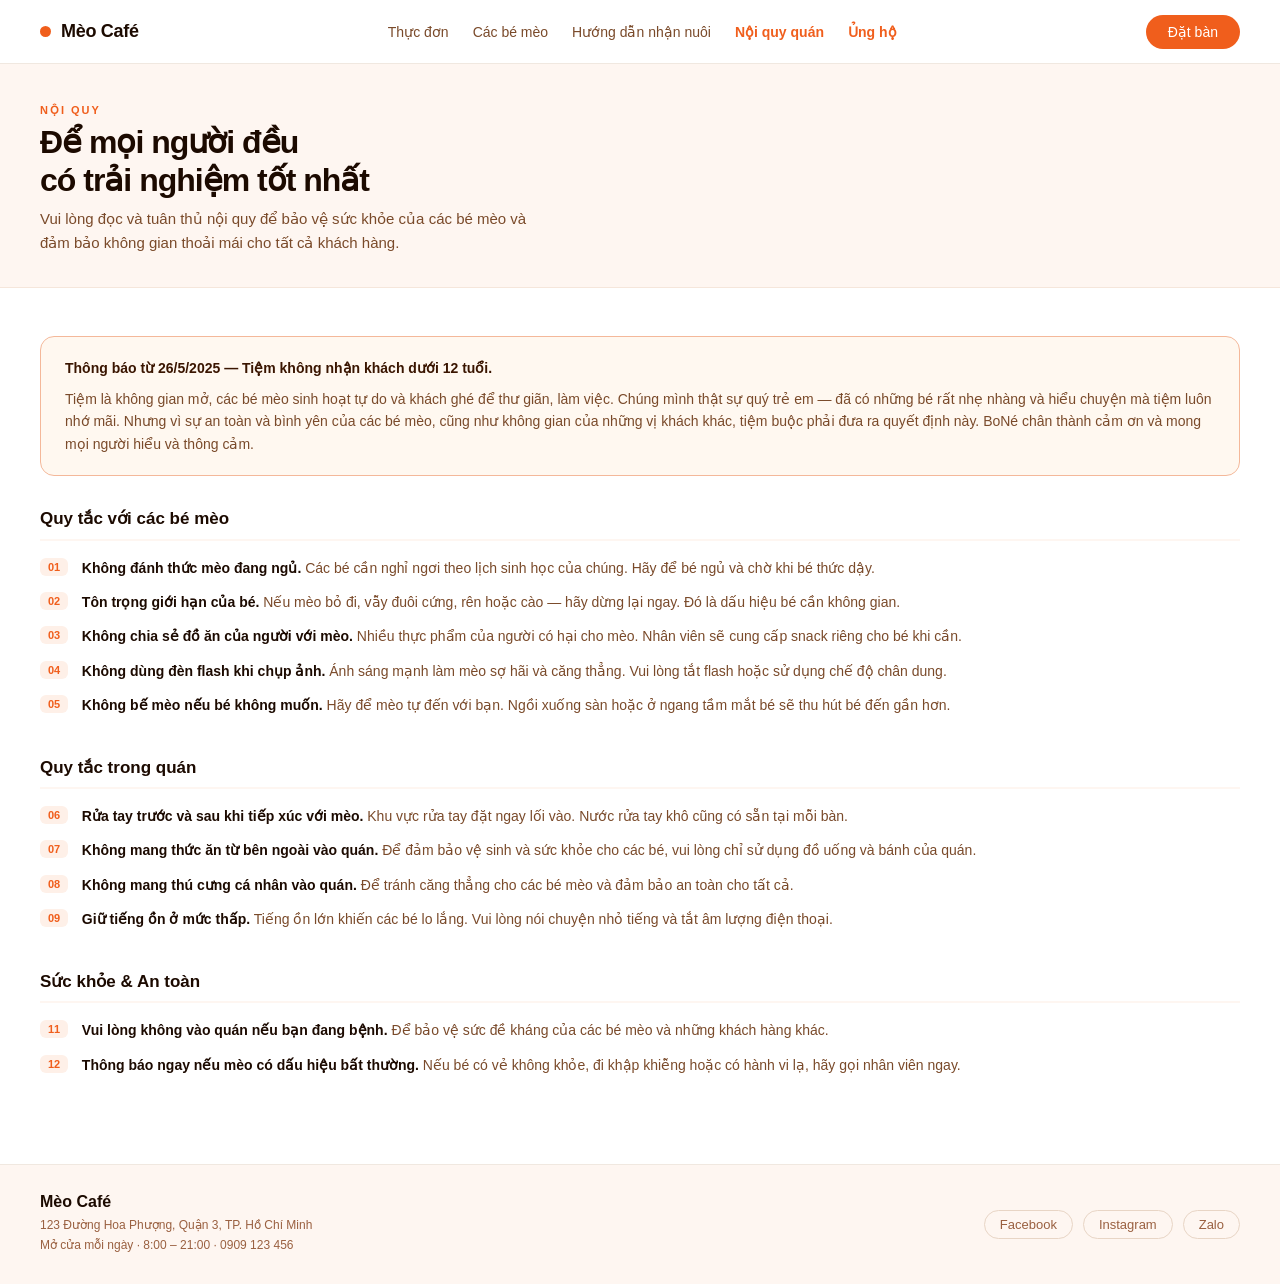
<file: policy.html>
<!DOCTYPE html>
<html lang="vi">
<head>
  <meta charset="UTF-8" />
  <meta name="viewport" content="width=device-width, initial-scale=1.0" />
  <title>Nội quy quán — Mèo Café</title>
  <link rel="stylesheet" href="css/styles.css" />
</head>
<body>

<nav class="nav">
  <a class="nav-brand" href="index.html">
    <div class="nav-dot"></div>
    <span class="nav-name">Mèo Café</span>
  </a>
  <ul class="nav-links">
    <li><a href="menu.html">Thực đơn</a></li>
    <li><a href="cats.html">Các bé mèo</a></li>
    <li><a href="adopt.html">Hướng dẫn nhận nuôi</a></li>
    <li><a href="policy.html" class="active">Nội quy quán</a></li>
    <li><a href="donate.html" class="nav-link-donate">Ủng hộ</a></li>
  </ul>
  <button class="nav-cta">Đặt bàn</button>
</nav>

<div class="page-hero">
  <div class="section-label">Nội quy</div>
  <h1 class="page-hero-title">Để mọi người đều<br>có trải nghiệm tốt nhất</h1>
  <p class="page-hero-sub">Vui lòng đọc và tuân thủ nội quy để bảo vệ sức khỏe của các bé mèo và đảm bảo không gian thoải mái cho tất cả khách hàng.</p>
</div>

<section class="section">

  <div class="adopt-note" style="background: #FFF8F0; border-color: #F4B89A; margin-bottom: 2rem;">
    <p style="color: var(--ink-mid); font-weight: 600; margin-bottom: 0.5rem;">Thông báo từ 26/5/2025 — Tiệm không nhận khách dưới 12 tuổi.</p>
    <p style="color: var(--ink-muted);">
      Tiệm là không gian mở, các bé mèo sinh hoạt tự do và khách ghé để thư giãn, làm việc.
      Chúng mình thật sự quý trẻ em — đã có những bé rất nhẹ nhàng và hiểu chuyện mà tiệm luôn nhớ mãi.
      Nhưng vì sự an toàn và bình yên của các bé mèo, cũng như không gian của những vị khách khác,
      tiệm buộc phải đưa ra quyết định này.
      BoNé chân thành cảm ơn và mong mọi người hiểu và thông cảm.
    </p>
  </div>

  <div class="policy-block">
    <div class="policy-block-title">Quy tắc với các bé mèo</div>
    <ul class="policy-rules">
      <li class="policy-rule">
        <span class="policy-rule-num">01</span>
        <p class="policy-rule-text"><strong>Không đánh thức mèo đang ngủ.</strong> Các bé cần nghỉ ngơi theo lịch sinh học của chúng. Hãy để bé ngủ và chờ khi bé thức dậy.</p>
      </li>
      <li class="policy-rule">
        <span class="policy-rule-num">02</span>
        <p class="policy-rule-text"><strong>Tôn trọng giới hạn của bé.</strong> Nếu mèo bỏ đi, vẫy đuôi cứng, rên hoặc cào — hãy dừng lại ngay. Đó là dấu hiệu bé cần không gian.</p>
      </li>
      <li class="policy-rule">
        <span class="policy-rule-num">03</span>
        <p class="policy-rule-text"><strong>Không chia sẻ đồ ăn của người với mèo.</strong> Nhiều thực phẩm của người có hại cho mèo. Nhân viên sẽ cung cấp snack riêng cho bé khi cần.</p>
      </li>
      <li class="policy-rule">
        <span class="policy-rule-num">04</span>
        <p class="policy-rule-text"><strong>Không dùng đèn flash khi chụp ảnh.</strong> Ánh sáng mạnh làm mèo sợ hãi và căng thẳng. Vui lòng tắt flash hoặc sử dụng chế độ chân dung.</p>
      </li>
      <li class="policy-rule">
        <span class="policy-rule-num">05</span>
        <p class="policy-rule-text"><strong>Không bế mèo nếu bé không muốn.</strong> Hãy để mèo tự đến với bạn. Ngồi xuống sàn hoặc ở ngang tầm mắt bé sẽ thu hút bé đến gần hơn.</p>
      </li>
    </ul>
  </div>

  <div class="policy-block">
    <div class="policy-block-title">Quy tắc trong quán</div>
    <ul class="policy-rules">
      <li class="policy-rule">
        <span class="policy-rule-num">06</span>
        <p class="policy-rule-text"><strong>Rửa tay trước và sau khi tiếp xúc với mèo.</strong> Khu vực rửa tay đặt ngay lối vào. Nước rửa tay khô cũng có sẵn tại mỗi bàn.</p>
      </li>
      <li class="policy-rule">
        <span class="policy-rule-num">07</span>
        <p class="policy-rule-text"><strong>Không mang thức ăn từ bên ngoài vào quán.</strong> Để đảm bảo vệ sinh và sức khỏe cho các bé, vui lòng chỉ sử dụng đồ uống và bánh của quán.</p>
      </li>
      <li class="policy-rule">
        <span class="policy-rule-num">08</span>
        <p class="policy-rule-text"><strong>Không mang thú cưng cá nhân vào quán.</strong> Để tránh căng thẳng cho các bé mèo và đảm bảo an toàn cho tất cả.</p>
      </li>
      <li class="policy-rule">
        <span class="policy-rule-num">09</span>
        <p class="policy-rule-text"><strong>Giữ tiếng ồn ở mức thấp.</strong> Tiếng ồn lớn khiến các bé lo lắng. Vui lòng nói chuyện nhỏ tiếng và tắt âm lượng điện thoại.</p>
      </li>
    </ul>
  </div>

  <div class="policy-block">
    <div class="policy-block-title">Sức khỏe &amp; An toàn</div>
    <ul class="policy-rules">
      <li class="policy-rule">
        <span class="policy-rule-num">11</span>
        <p class="policy-rule-text"><strong>Vui lòng không vào quán nếu bạn đang bệnh.</strong> Để bảo vệ sức đề kháng của các bé mèo và những khách hàng khác.</p>
      </li>
      <li class="policy-rule">
        <span class="policy-rule-num">12</span>
        <p class="policy-rule-text"><strong>Thông báo ngay nếu mèo có dấu hiệu bất thường.</strong> Nếu bé có vẻ không khỏe, đi khập khiễng hoặc có hành vi lạ, hãy gọi nhân viên ngay.</p>
      </li>
    </ul>
  </div>

</section>

<footer class="footer">
  <div>
    <div class="footer-name">Mèo Café</div>
    <div class="footer-info">
      123 Đường Hoa Phượng, Quận 3, TP. Hồ Chí Minh<br>
      Mở cửa mỗi ngày · 8:00 – 21:00 · 0909 123 456
    </div>
  </div>
  <div class="footer-links">
    <a href="#" class="footer-link">Facebook</a>
    <a href="#" class="footer-link">Instagram</a>
    <a href="#" class="footer-link">Zalo</a>
  </div>
</footer>

</body>
</html>
</file>
<file: css/styles.css>
/* ── RESET & BASE ── */
*, *::before, *::after { box-sizing: border-box; margin: 0; padding: 0; }

body {
  font-family: -apple-system, BlinkMacSystemFont, 'Segoe UI', sans-serif;
  background: #fff;
  color: #1C0A00;
}

/* ── TOKENS ── */
:root {
  --brand: #F05E1C;
  --brand-dark: #D94E0F;
  --brand-light: #FEF6F1;
  --brand-pale: #FEF0E8;
  --ink: #1C0A00;
  --ink-mid: #3A1500;
  --ink-muted: #7A4A2A;
  --ink-faint: #9A6040;
  --border: #F0E8E0;
  --border-warm: #F5E6DB;
  --border-card: #F4B89A;
  --radius-pill: 999px;
  --radius-card: 20px;
}

/* ── NAV ── */
.nav {
  background: #fff;
  border-bottom: 1px solid var(--border);
  padding: 0 2.5rem;
  display: flex;
  align-items: center;
  justify-content: space-between;
  height: 64px;
  position: sticky;
  top: 0;
  z-index: 100;
}

.nav-brand {
  display: flex;
  align-items: center;
  gap: 10px;
  text-decoration: none;
  flex-shrink: 0;
}

.nav-dot {
  width: 11px;
  height: 11px;
  background: var(--brand);
  border-radius: 50%;
}

.nav-name {
  font-size: 18px;
  font-weight: 600;
  color: var(--ink);
  letter-spacing: -0.3px;
}

.nav-links {
  display: flex;
  gap: 24px;
  list-style: none;
}

.nav-links a {
  color: var(--ink-muted);
  text-decoration: none;
  font-size: 14px;
  transition: color 0.2s;
}

.nav-links a:hover,
.nav-links a.active { color: var(--brand); }

.nav-links a.active { font-weight: 600; }

.nav-link-donate { color: var(--brand) !important; font-weight: 600; }

.nav-cta {
  background: var(--brand);
  color: #fff;
  border: none;
  padding: 9px 22px;
  border-radius: var(--radius-pill);
  font-size: 14px;
  font-weight: 500;
  cursor: pointer;
  font-family: inherit;
  transition: background 0.2s;
  flex-shrink: 0;
}

.nav-cta:hover { background: var(--brand-dark); }

/* ── HERO (main page — centered) ── */
.hero {
  background: var(--brand-light);
  padding: 5rem 2.5rem 4.5rem;
  text-align: center;
  border-bottom: 1px solid var(--border-warm);
}

.hero-content {
  max-width: 580px;
  margin: 0 auto;
}

.hero-eyebrow {
  font-size: 11px;
  color: var(--brand);
  letter-spacing: 2px;
  text-transform: uppercase;
  font-weight: 600;
  margin-bottom: 0.85rem;
}

.hero-h1 {
  font-size: 44px;
  font-weight: 700;
  color: var(--ink);
  line-height: 1.1;
  letter-spacing: -1.5px;
  margin-bottom: 1.1rem;
}

.hero-h1 em {
  color: var(--brand);
  font-style: normal;
}

.hero-sub {
  font-size: 16px;
  color: var(--ink-muted);
  line-height: 1.7;
  margin-bottom: 2rem;
}

.hero-btns {
  display: flex;
  gap: 12px;
  flex-wrap: wrap;
  justify-content: center;
}

/* ── PAGE HERO (inner pages) ── */
.page-hero {
  background: var(--brand-light);
  padding: 2.5rem 2.5rem 2rem;
  border-bottom: 1px solid var(--border-warm);
}

.page-hero .section-label { margin-bottom: 0.4rem; }

.page-hero-title {
  font-size: 32px;
  font-weight: 700;
  color: var(--ink);
  letter-spacing: -1px;
  margin-bottom: 0.5rem;
}

.page-hero-sub {
  font-size: 15px;
  color: var(--ink-muted);
  line-height: 1.6;
  max-width: 500px;
}

/* ── BUTTONS ── */
.btn-primary {
  background: var(--brand);
  color: #fff;
  border: none;
  padding: 12px 28px;
  border-radius: var(--radius-pill);
  font-size: 14px;
  font-weight: 500;
  cursor: pointer;
  font-family: inherit;
  text-decoration: none;
  display: inline-block;
  transition: background 0.2s;
}

.btn-primary:hover { background: var(--brand-dark); }

.btn-secondary {
  background: transparent;
  color: var(--brand);
  border: 1.5px solid var(--brand);
  padding: 12px 28px;
  border-radius: var(--radius-pill);
  font-size: 14px;
  cursor: pointer;
  font-family: inherit;
  text-decoration: none;
  display: inline-block;
  transition: all 0.2s;
}

.btn-secondary:hover { background: var(--brand-pale); }

/* ── KPIS ── */
.kpis {
  display: flex;
  justify-content: center;
  gap: 1rem;
  padding: 1.5rem 2.5rem;
  background: #fff;
  border-bottom: 1px solid var(--border);
  flex-wrap: wrap;
}

.kpi {
  text-align: center;
  padding: 0.75rem 1.5rem;
  background: var(--brand-light);
  border-radius: 14px;
  min-width: 100px;
}

.kpi-number {
  font-size: 24px;
  font-weight: 700;
  color: var(--brand);
  letter-spacing: -0.5px;
}

.kpi-label {
  font-size: 12px;
  color: var(--ink-faint);
  margin-top: 2px;
}

/* ── SECTION ── */
.section {
  padding: 3rem 2.5rem;
}

.section-label {
  font-size: 11px;
  color: var(--brand);
  letter-spacing: 2px;
  text-transform: uppercase;
  font-weight: 600;
  margin-bottom: 0.5rem;
}

.section-title {
  font-size: 28px;
  font-weight: 700;
  color: var(--ink);
  letter-spacing: -0.8px;
  margin-bottom: 1.75rem;
}

/* ── SEE ALL LINK ── */
.see-all {
  text-align: center;
  margin-top: 1.75rem;
}

.see-all-link {
  color: var(--brand);
  text-decoration: none;
  font-size: 14px;
  font-weight: 500;
  border: 1.5px solid var(--brand);
  padding: 10px 28px;
  border-radius: var(--radius-pill);
  display: inline-block;
  transition: background 0.2s;
}

.see-all-link:hover { background: var(--brand-pale); }

/* ── CAT CONTROLS (filter + sort) ── */
.cat-controls {
  display: flex;
  justify-content: space-between;
  align-items: flex-start;
  gap: 1rem;
  margin-bottom: 1.75rem;
  flex-wrap: wrap;
}

.filters {
  display: flex;
  gap: 8px;
  flex-wrap: wrap;
}

.filter-btn {
  padding: 7px 18px;
  border-radius: var(--radius-pill);
  font-size: 13px;
  border: 1px solid #E8D5C5;
  background: #fff;
  color: var(--ink-muted);
  cursor: pointer;
  font-family: inherit;
  transition: all 0.2s;
}

.filter-btn:hover { border-color: var(--brand); color: var(--brand); }

.filter-btn.active {
  background: var(--brand);
  color: #fff;
  border-color: var(--brand);
}

.sort-wrap {
  display: flex;
  align-items: center;
  gap: 8px;
}

.sort-label {
  font-size: 13px;
  color: var(--ink-muted);
  white-space: nowrap;
}

.sort-select {
  padding: 7px 30px 7px 12px;
  border-radius: var(--radius-pill);
  font-size: 13px;
  border: 1px solid #E8D5C5;
  background: #fff url("data:image/svg+xml,%3Csvg xmlns='http://www.w3.org/2000/svg' width='10' height='6'%3E%3Cpath d='M0 0l5 6 5-6z' fill='%239A6040'/%3E%3C/svg%3E") no-repeat right 12px center;
  color: var(--ink-muted);
  cursor: pointer;
  font-family: inherit;
  appearance: none;
  -webkit-appearance: none;
  transition: border-color 0.2s;
}

.sort-select:hover,
.sort-select:focus { border-color: var(--brand); outline: none; }

.cats-count {
  font-size: 13px;
  color: var(--ink-faint);
  margin-bottom: 1rem;
}

/* ── CAT GRID & CARDS ── */
.cat-grid {
  display: grid;
  grid-template-columns: repeat(auto-fill, minmax(200px, 1fr));
  gap: 1.1rem;
}

.cat-card {
  background: #fff;
  border: 1px solid var(--border);
  border-radius: var(--radius-card);
  overflow: hidden;
  transition: border-color 0.25s, transform 0.2s;
}

.cat-card:hover {
  border-color: var(--border-card);
  transform: translateY(-2px);
}

.cat-avatar {
  background: var(--brand-light);
  height: 155px;
  display: flex;
  align-items: center;
  justify-content: center;
  position: relative;
}

.cat-avatar svg { width: 100px; height: 100px; }

.status-badge {
  position: absolute;
  top: 10px;
  left: 10px;
  padding: 4px 10px;
  border-radius: var(--radius-pill);
  font-size: 11px;
  font-weight: 500;
  display: flex;
  align-items: center;
  gap: 5px;
}

.status-badge::before {
  content: '';
  width: 6px;
  height: 6px;
  border-radius: 50%;
  display: inline-block;
}

.status-adopt { background: #E6F4EE; color: #1A6640; }
.status-adopt::before { background: #27AE60; }
.status-foster { background: #FFF0E5; color: #A04010; }
.status-foster::before { background: var(--brand); }

.cat-info { padding: 15px; }

.cat-name {
  font-size: 17px;
  font-weight: 600;
  color: var(--ink);
  letter-spacing: -0.3px;
  margin-bottom: 2px;
}

.cat-age {
  font-size: 12px;
  color: var(--ink-faint);
  margin-bottom: 9px;
}

.cat-tags {
  display: flex;
  flex-wrap: wrap;
  gap: 4px;
  margin-bottom: 10px;
}

.cat-tag {
  background: var(--brand-light);
  color: #A04010;
  font-size: 11px;
  padding: 3px 9px;
  border-radius: var(--radius-pill);
  border: 1px solid #F5E0D0;
}

.cat-desc {
  font-size: 12.5px;
  color: #6B6260;
  line-height: 1.55;
  margin-bottom: 12px;
}

.cat-btn {
  width: 100%;
  background: var(--ink);
  color: #fff;
  border: none;
  padding: 10px;
  border-radius: 12px;
  font-size: 13px;
  cursor: pointer;
  font-family: inherit;
  font-weight: 500;
  transition: background 0.2s;
}

.cat-btn:hover { background: var(--ink-mid); }

.cat-btn.outline {
  background: #fff;
  color: var(--brand);
  border: 1.5px solid var(--brand);
}

.cat-btn.outline:hover { background: var(--brand-light); }

/* ── PAGINATION ── */
.pagination {
  display: flex;
  justify-content: center;
  align-items: center;
  gap: 4px;
  margin-top: 2.5rem;
  flex-wrap: wrap;
}

.page-btn {
  padding: 7px 13px;
  border-radius: 10px;
  border: 1px solid var(--border);
  background: #fff;
  color: var(--ink-muted);
  font-size: 13px;
  cursor: pointer;
  font-family: inherit;
  transition: all 0.2s;
  min-width: 36px;
  text-align: center;
}

.page-btn:hover { border-color: var(--brand); color: var(--brand); }

.page-btn.active {
  background: var(--brand);
  color: #fff;
  border-color: var(--brand);
  font-weight: 600;
}

.page-btn:disabled {
  opacity: 0.35;
  cursor: default;
}

.page-btn:disabled:hover { border-color: var(--border); color: var(--ink-muted); }

/* ── DONATE BANNER (main page) ── */
.donate-banner {
  background: var(--ink);
  padding: 4rem 2.5rem;
  text-align: center;
}

.donate-banner-label {
  font-size: 11px;
  color: #F4956A;
  letter-spacing: 2px;
  text-transform: uppercase;
  font-weight: 600;
  margin-bottom: 0.75rem;
}

.donate-banner-title {
  font-size: 30px;
  font-weight: 700;
  color: #fff;
  letter-spacing: -0.8px;
  line-height: 1.2;
  margin-bottom: 0.85rem;
}

.donate-banner-sub {
  font-size: 15px;
  color: rgba(255, 255, 255, 0.6);
  line-height: 1.7;
  max-width: 440px;
  margin: 0 auto 2rem;
}

.btn-donate {
  background: var(--brand);
  color: #fff;
  border: none;
  padding: 13px 36px;
  border-radius: var(--radius-pill);
  font-size: 15px;
  font-weight: 500;
  cursor: pointer;
  font-family: inherit;
  text-decoration: none;
  display: inline-block;
  transition: background 0.2s;
}

.btn-donate:hover { background: var(--brand-dark); }

/* ── ADOPTION PAGE ── */
.adoption-steps {
  display: grid;
  grid-template-columns: repeat(auto-fill, minmax(200px, 1fr));
  gap: 1rem;
  margin-bottom: 2rem;
}

.adoption-step {
  background: var(--brand-light);
  border: 1px solid var(--border-warm);
  border-radius: 16px;
  padding: 1.25rem;
}

.step-number {
  font-size: 10px;
  color: var(--brand);
  letter-spacing: 1.5px;
  text-transform: uppercase;
  margin-bottom: 7px;
  font-weight: 600;
}

.step-title {
  font-size: 15px;
  font-weight: 600;
  color: var(--ink);
  margin-bottom: 5px;
}

.step-desc {
  font-size: 13px;
  color: var(--ink-muted);
  line-height: 1.55;
}

.adopt-note {
  background: #E6F4EE;
  border: 1px solid #B7DFC8;
  border-radius: 14px;
  padding: 1.25rem 1.5rem;
  margin-bottom: 2rem;
}

.adopt-note p {
  font-size: 14px;
  color: #1A6640;
  line-height: 1.6;
}

.adopt-cta {
  background: var(--brand);
  color: #fff;
  border: none;
  padding: 13px 32px;
  border-radius: var(--radius-pill);
  font-size: 15px;
  font-weight: 500;
  cursor: pointer;
  font-family: inherit;
  transition: background 0.2s;
}

.adopt-cta:hover { background: var(--brand-dark); }

.faq { margin-top: 1rem; }

.faq-item {
  border-bottom: 1px solid var(--border);
  padding: 1.1rem 0;
}

.faq-item:last-child { border-bottom: none; }

.faq-q {
  font-size: 15px;
  font-weight: 600;
  color: var(--ink);
  margin-bottom: 6px;
}

.faq-a {
  font-size: 14px;
  color: var(--ink-muted);
  line-height: 1.65;
}

/* ── MENU PAGE ── */
.menu-grid {
  display: grid;
  grid-template-columns: repeat(auto-fit, minmax(280px, 1fr));
  gap: 2rem;
}

.menu-category {
  border: 1px solid var(--border);
  border-radius: var(--radius-card);
  overflow: hidden;
}

.menu-category-header {
  background: var(--brand-light);
  padding: 1rem 1.25rem;
  border-bottom: 1px solid var(--border-warm);
}

.menu-category-title {
  font-size: 14px;
  font-weight: 700;
  color: var(--ink);
  letter-spacing: -0.2px;
}

.menu-category-sub {
  font-size: 11px;
  color: var(--ink-faint);
  margin-top: 2px;
}

.menu-items { padding: 0.5rem 0; }

.menu-item {
  display: flex;
  justify-content: space-between;
  align-items: baseline;
  padding: 0.6rem 1.25rem;
  gap: 1rem;
  border-bottom: 1px solid var(--border);
}

.menu-item:last-child { border-bottom: none; }

.menu-item-left { flex: 1; }

.menu-item-name {
  font-size: 14px;
  color: var(--ink);
  font-weight: 500;
}

.menu-item-desc {
  font-size: 11.5px;
  color: var(--ink-faint);
  margin-top: 1px;
}

.menu-item-price {
  font-size: 13px;
  font-weight: 600;
  color: var(--brand);
  white-space: nowrap;
}

.menu-note {
  margin-top: 2rem;
  padding: 1.25rem 1.5rem;
  background: var(--brand-light);
  border-radius: 14px;
  font-size: 13.5px;
  color: var(--ink-muted);
  line-height: 1.65;
  border: 1px solid var(--border-warm);
}

/* ── POLICY PAGE ── */
.policy-block {
  margin-bottom: 2.5rem;
}

.policy-block-title {
  font-size: 17px;
  font-weight: 700;
  color: var(--ink);
  margin-bottom: 1rem;
  padding-bottom: 0.6rem;
  border-bottom: 2px solid var(--brand-light);
}

.policy-rules {
  list-style: none;
  display: flex;
  flex-direction: column;
  gap: 0.75rem;
}

.policy-rule {
  display: flex;
  gap: 0.85rem;
  align-items: flex-start;
}

.policy-rule-num {
  font-size: 11px;
  font-weight: 700;
  color: var(--brand);
  background: var(--brand-pale);
  padding: 3px 8px;
  border-radius: 6px;
  flex-shrink: 0;
  margin-top: 1px;
}

.policy-rule-text {
  font-size: 14px;
  color: var(--ink-muted);
  line-height: 1.6;
}

.policy-rule-text strong {
  color: var(--ink);
  font-weight: 600;
}

.pricing-table {
  border: 1px solid var(--border);
  border-radius: 14px;
  overflow: hidden;
  margin-bottom: 2.5rem;
}

.pricing-row {
  display: flex;
  justify-content: space-between;
  align-items: center;
  padding: 0.85rem 1.25rem;
  border-bottom: 1px solid var(--border);
  gap: 1rem;
}

.pricing-row:last-child { border-bottom: none; }

.pricing-row:nth-child(odd) { background: var(--brand-light); }

.pricing-name {
  font-size: 14px;
  color: var(--ink);
  font-weight: 500;
}

.pricing-desc {
  font-size: 12px;
  color: var(--ink-faint);
  margin-top: 2px;
}

.pricing-price {
  font-size: 15px;
  font-weight: 700;
  color: var(--brand);
  white-space: nowrap;
}

/* ── DONATE PAGE ── */
.donate-hero-section {
  background: var(--ink);
  padding: 3.5rem 2.5rem;
  text-align: center;
}

.donate-hero-section .section-label { color: #F4956A; }

.donate-hero-title {
  font-size: 34px;
  font-weight: 700;
  color: #fff;
  letter-spacing: -1px;
  line-height: 1.15;
  margin-bottom: 0.85rem;
}

.donate-hero-sub {
  font-size: 15px;
  color: rgba(255, 255, 255, 0.65);
  line-height: 1.7;
  max-width: 460px;
  margin: 0 auto 2rem;
}

.donate-uses {
  display: grid;
  grid-template-columns: repeat(auto-fill, minmax(180px, 1fr));
  gap: 1rem;
  margin-bottom: 2rem;
}

.donate-use-card {
  background: #fff;
  border: 1px solid var(--border);
  border-radius: 16px;
  padding: 1.25rem;
}

.donate-use-icon {
  font-size: 24px;
  margin-bottom: 0.6rem;
}

.donate-use-title {
  font-size: 14px;
  font-weight: 600;
  color: var(--ink);
  margin-bottom: 4px;
}

.donate-use-desc {
  font-size: 12.5px;
  color: var(--ink-muted);
  line-height: 1.5;
}

.donate-how-grid {
  display: grid;
  grid-template-columns: repeat(auto-fill, minmax(260px, 1fr));
  gap: 1.25rem;
  margin-bottom: 2rem;
}

.bank-card {
  border: 1.5px solid var(--border-warm);
  border-radius: 16px;
  padding: 1.5rem;
  background: var(--brand-light);
}

.bank-card-title {
  font-size: 13px;
  font-weight: 700;
  color: var(--ink);
  margin-bottom: 1rem;
  text-transform: uppercase;
  letter-spacing: 0.5px;
}

.bank-field {
  display: flex;
  justify-content: space-between;
  padding: 0.5rem 0;
  border-bottom: 1px solid var(--border);
  gap: 1rem;
}

.bank-field:last-child { border-bottom: none; }

.bank-field-label {
  font-size: 12px;
  color: var(--ink-faint);
}

.bank-field-value {
  font-size: 13px;
  font-weight: 600;
  color: var(--ink);
}

.qr-placeholder {
  border: 1.5px dashed var(--border-warm);
  border-radius: 16px;
  padding: 2rem;
  display: flex;
  flex-direction: column;
  align-items: center;
  justify-content: center;
  gap: 0.75rem;
  color: var(--ink-faint);
  font-size: 13px;
  text-align: center;
  background: var(--brand-light);
}

.qr-placeholder-box {
  width: 100px;
  height: 100px;
  background: #E8D5C5;
  border-radius: 10px;
  display: flex;
  align-items: center;
  justify-content: center;
  font-size: 10px;
  color: var(--ink-faint);
}

.other-ways {
  display: grid;
  grid-template-columns: repeat(auto-fill, minmax(200px, 1fr));
  gap: 1rem;
}

.other-way {
  border: 1px solid var(--border);
  border-radius: 14px;
  padding: 1.1rem 1.25rem;
  text-decoration: none;
  transition: border-color 0.2s, transform 0.15s;
  display: block;
}

.other-way:hover { border-color: var(--brand); transform: translateY(-1px); }

.other-way-title {
  font-size: 14px;
  font-weight: 600;
  color: var(--ink);
  margin-bottom: 4px;
}

.other-way-desc {
  font-size: 12.5px;
  color: var(--ink-muted);
  line-height: 1.5;
}

/* ── FOOTER ── */
.footer {
  background: var(--brand-light);
  border-top: 1px solid var(--border);
  padding: 1.75rem 2.5rem;
  display: flex;
  align-items: center;
  justify-content: space-between;
  flex-wrap: wrap;
  gap: 1rem;
}

.footer-name {
  font-size: 16px;
  font-weight: 600;
  color: var(--ink);
  margin-bottom: 4px;
}

.footer-info {
  font-size: 12px;
  color: var(--ink-faint);
  line-height: 1.7;
}

.footer-links {
  display: flex;
  gap: 10px;
}

.footer-link {
  color: var(--ink-faint);
  font-size: 13px;
  text-decoration: none;
  border: 1px solid #E8D5C5;
  padding: 6px 15px;
  border-radius: var(--radius-pill);
  transition: all 0.2s;
}

.footer-link:hover { border-color: var(--brand); color: var(--brand); }

/* ── RESPONSIVE ── */
@media (max-width: 680px) {
  .hero { padding: 3.5rem 1.5rem 3rem; }
  .hero-h1 { font-size: 32px; }
  .nav-links { display: none; }
  .section { padding: 2.5rem 1.5rem; }
  .page-hero { padding: 2rem 1.5rem 1.5rem; }
  .donate-hero-section { padding: 2.5rem 1.5rem; }
  .donate-hero-title { font-size: 26px; }
  .cat-controls { flex-direction: column; }
  .menu-grid { grid-template-columns: 1fr; }
}
</file>
